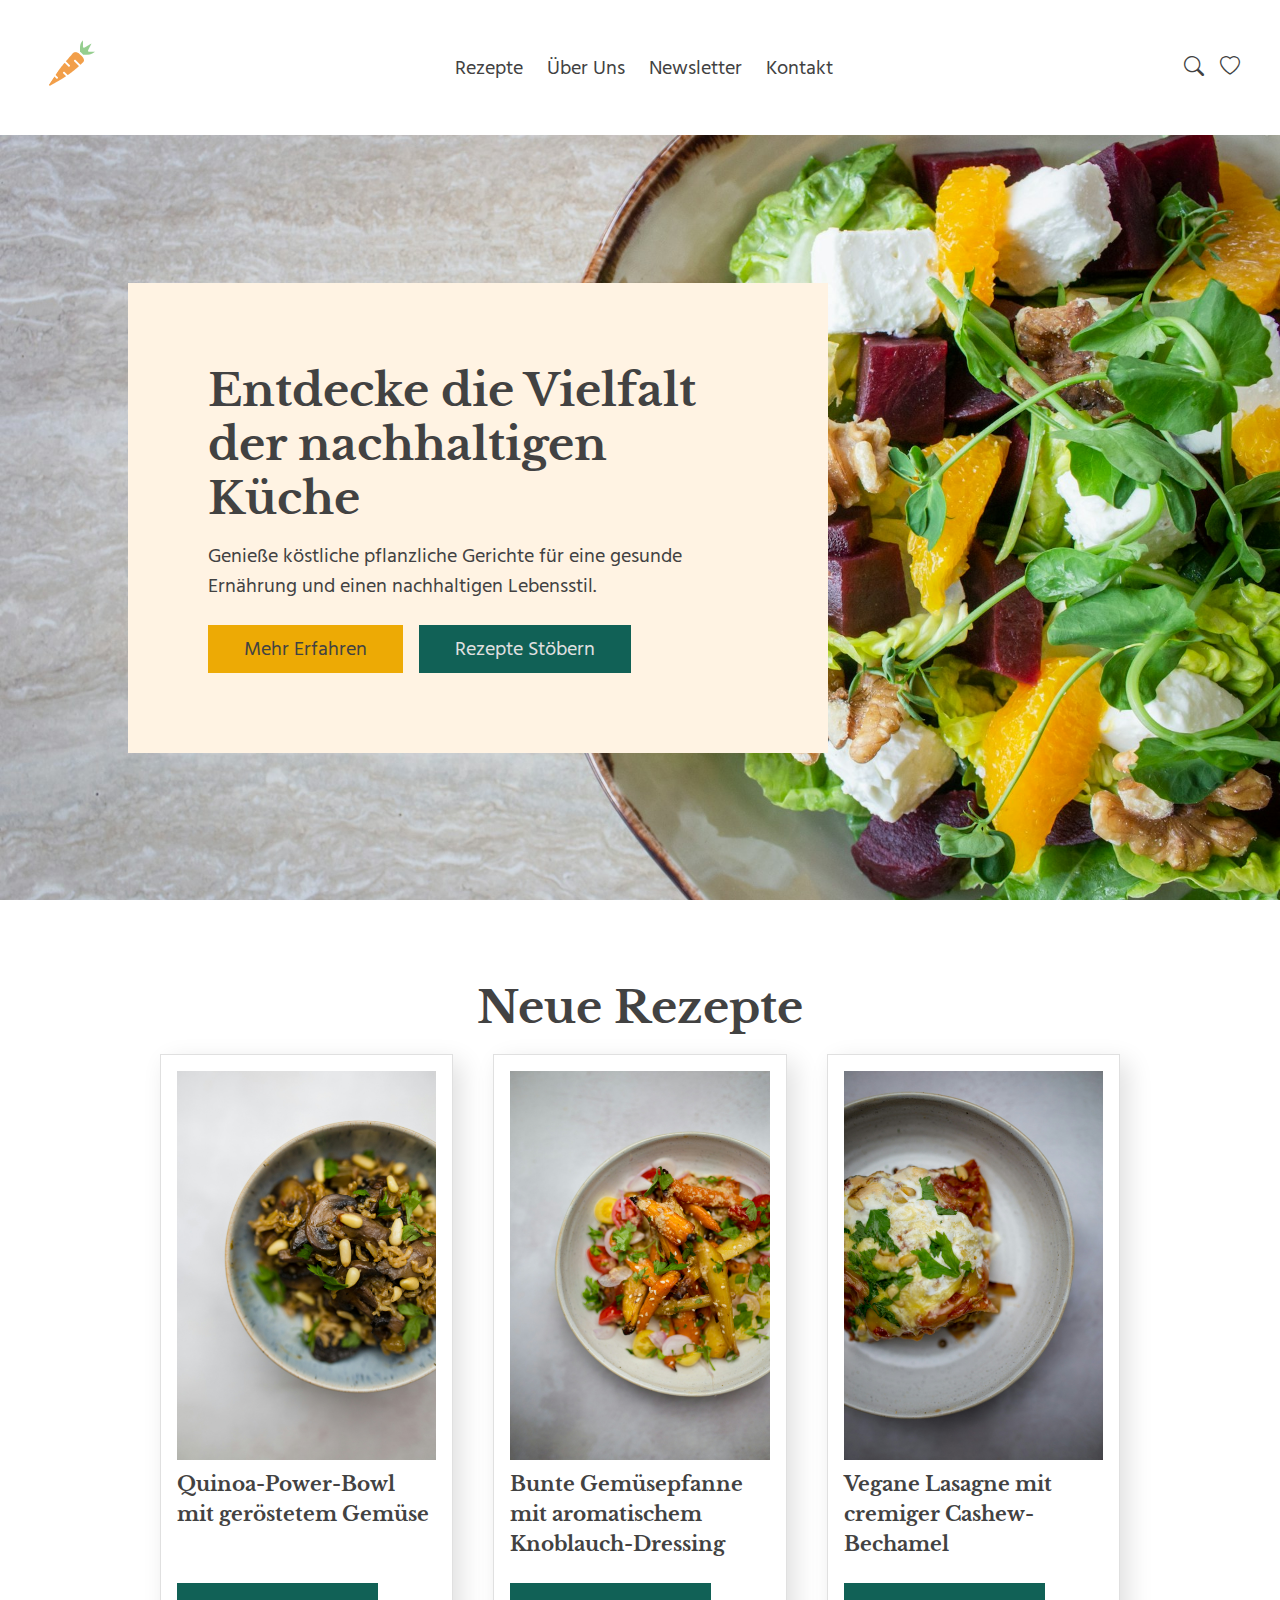
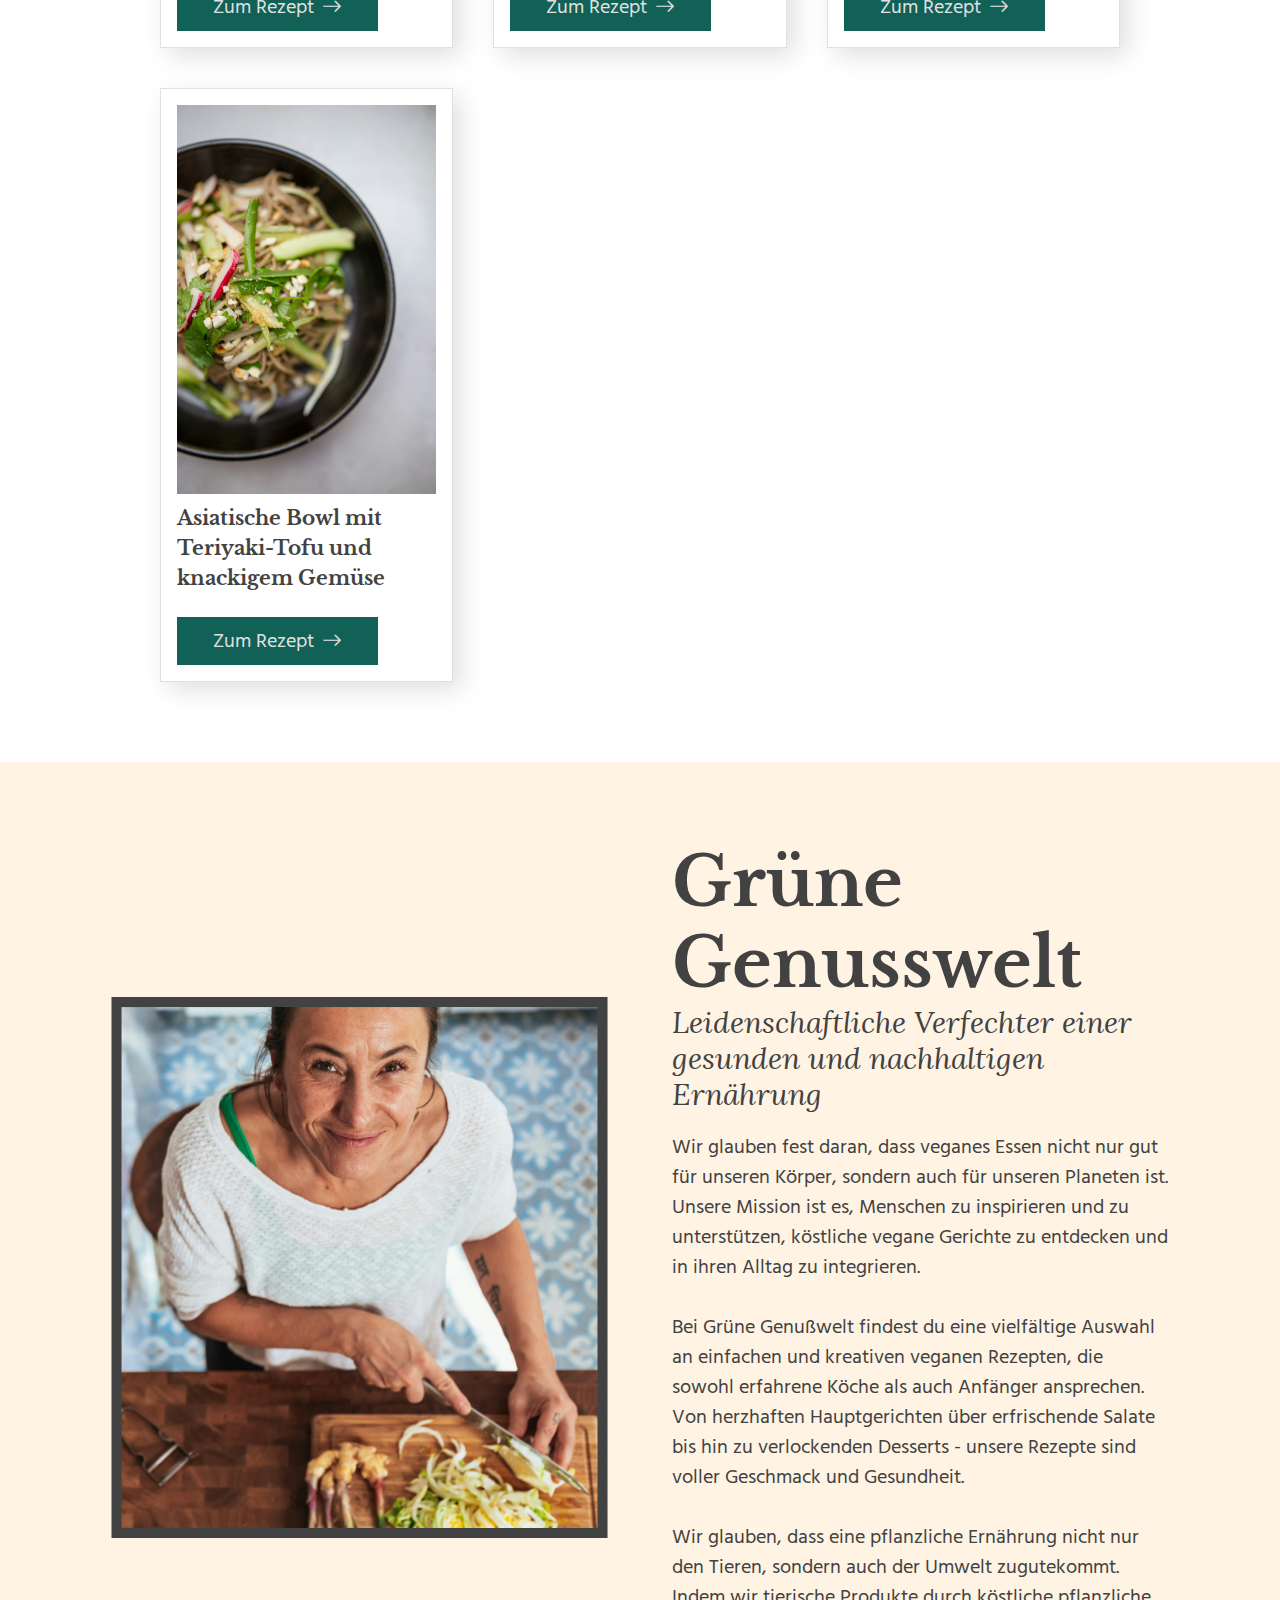
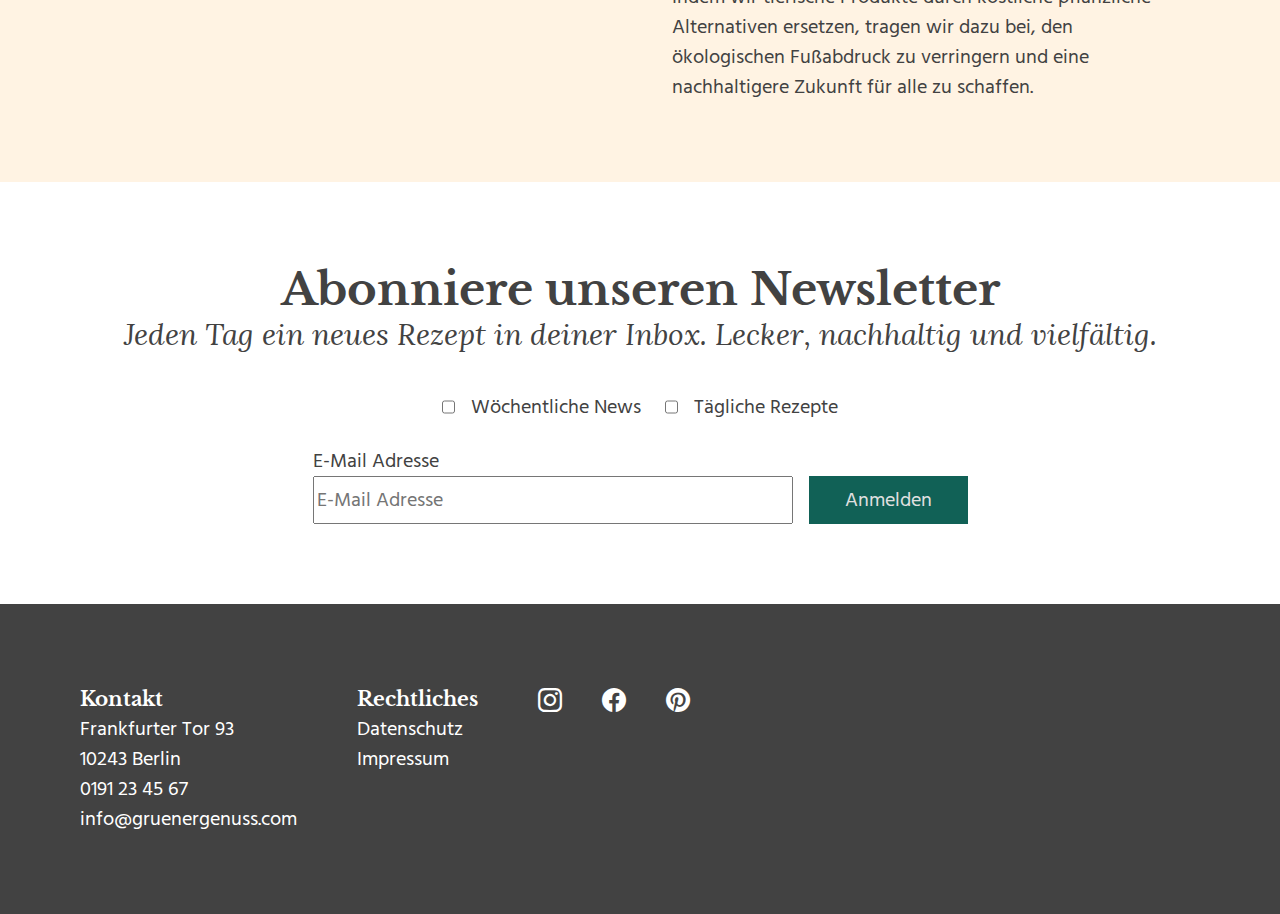
<file: index.html>
<!DOCTYPE html>
<html lang="de">

<head>
    <meta charset="UTF-8">
    <meta name="viewport" content="width=device-width, initial-scale=1.0">
    <title>Grüne Genusswelt</title>
    <meta name="keywords" content="Rezepte, Küche, vegan, gesund, kochen, Ernährung, nachhaltig">
    <meta name="description"
        content="Genieße köstliche pflanzliche Gerichte für eine gesunde Ernährung und einen nachhaltigen Lebensstil.">
    <meta name="author" content="Christine Hogg">
    <meta name="robots" content="index, follow">
    <link rel="shortcut icon" href="img/carrot-logo.png" type="image/x-icon">
    <link rel="stylesheet" href="https://cdn.jsdelivr.net/npm/bootstrap-icons@1.11.3/font/bootstrap-icons.min.css">
    <link rel="stylesheet" href="css/style.css">
    <link rel="stylesheet" href="css/sections.css">
</head>

<body>
    <header>
        <!-- Navigation -->
        <nav class="flex px-2">
            <div class="logo">
                <img src="img/carrot-logo.png" alt="Grüne Genusswelt Logo">
            </div>
            <ul class="flex">
                <li><a href="#rezepte">Rezepte</a></li>
                <li><a href="#about">Über Uns</a></li>
                <li><a href="#newsletter">Newsletter</a></li>
                <li><a href="#kontakt">Kontakt</a></li>
            </ul>
            <div class="icons flex">
                <a href=""><i class="bi bi-search"></i></a>
                <a href=""><i class="bi bi-heart"></i></a>
            </div>
            <!-- javascript:void(0) - Verhindern, dass Seite neu lädt -->
            <a class="hamburger" href="javascript:void(0)" onclick="openNav()"><i class="bi bi-list"></i></a>
        </nav>
    </header>

    <!-- Overlay -->
    <div id="myNav" class="overlay display-none py-2 px-2">
        <a class="close-btn" href="javascript:void(0)" onclick="closeNav()"><i class="bi bi-x-lg"></i></a>
        <div class="overlay-content mt-2">
            <ul class="flex">
                <li><a href="#rezepte">Rezepte</a></li>
                <li><a href="#about">Über Uns</a></li>
                <li><a href="#newsletter">Newsletter</a></li>
                <li><a href="#kontakt">Kontakt</a></li>
            </ul>
        </div>
    </div>

    <main>
        <!-- Hero Sektion -->
        <section class="hero flex align-items-center">
            <div class="cta px-4 py-4 flex">
                <div class="cta-text flex">
                    <h2>Entdecke die Vielfalt der nachhaltigen Küche</h2>
                    <p>Genieße köstliche pflanzliche Gerichte für eine gesunde Ernährung und einen nachhaltigen
                        Lebensstil.</p>
                </div>
                <div class="buttons-container flex">
                    <a href="#about" class="btn-secondary buttons">Mehr Erfahren</a>
                    <a href="#rezepte" class="btn-primary buttons">Rezepte Stöbern</a>
                </div>
            </div>
        </section>

        <!-- Neue Rezepte -->
        <section id="rezepte" class="neue-rezepte flex align-items-center justify-content-center py-4">
            <h2>Neue Rezepte</h2>
            <div class="card-container grid">
                <div class="card">
                    <div>
                        <img src="img/rezept-1.jpg" alt="Ein Foto von einem Quinoa-Bowl Gericht">
                        <h4>Quinoa-Power-Bowl mit geröstetem Gemüse</h4>
                    </div>
                    <a href="" class="btn-primary buttons">Zum Rezept <i class="bi bi-arrow-right"></i></a>
                </div>
                <div class="card">
                    <div>
                        <img src="img/rezept-2.jpg" alt="Ein Foto von einer bunten Gemüsepfanne">
                        <h4>Bunte Gemüsepfanne mit aromatischem Knoblauch-Dressing</h4>
                    </div>
                    <a href="" class="btn-primary buttons">Zum Rezept <i class="bi bi-arrow-right"></i></a>
                </div>
                <div class="card">
                    <div>
                        <img src="img/rezept-3.jpg" alt="Ein Foto von einer veganen Lasagne">
                        <h4>Vegane Lasagne mit cremiger Cashew-Bechamel</h4>
                    </div>
                    <a href="" class="btn-primary buttons">Zum Rezept <i class="bi bi-arrow-right"></i></a>
                </div>
                <div class="card">
                    <div>
                        <img src="img/rezept-4.jpg"
                            alt="Ein Foto von einer asiatischen Bowl mit Teriyaki-Tofu und knackigem Gemüse">
                        <h4>Asiatische Bowl mit Teriyaki-Tofu und knackigem Gemüse</h4>
                    </div>
                    <a href="" class="btn-primary buttons">Zum Rezept <i class="bi bi-arrow-right"></i></a>
                </div>
            </div>
        </section>
    </main>

    <!-- Über Uns Sektion -->
    <section id="about" class="about flex justify-content-center align-items-center py-4 px-2">
        <div>
            <img src="img/about-profile-pic.jpg" alt="">
        </div>
        <div>
            <h1>Grüne Genusswelt</h1>
            <h3>Leidenschaftliche Verfechter einer gesunden und nachhaltigen Ernährung</h3>
            <p class="mt-1">
                Wir glauben fest daran, dass veganes Essen nicht nur gut für unseren Körper, sondern auch für unseren
                Planeten ist. Unsere Mission ist es, Menschen zu inspirieren und zu unterstützen, köstliche vegane
                Gerichte zu entdecken und in ihren Alltag zu integrieren.
            </p><br>
            <p>
                Bei Grüne Genußwelt findest du eine vielfältige Auswahl an einfachen und kreativen veganen Rezepten, die
                sowohl erfahrene Köche als auch Anfänger ansprechen. Von herzhaften Hauptgerichten über erfrischende
                Salate bis hin zu verlockenden Desserts - unsere Rezepte sind voller Geschmack und Gesundheit.
            </p><br>
            <p>
                Wir glauben, dass eine pflanzliche Ernährung nicht nur den Tieren, sondern auch der Umwelt zugutekommt.
                Indem wir tierische Produkte durch köstliche pflanzliche Alternativen ersetzen, tragen wir dazu bei, den
                ökologischen Fußabdruck zu verringern und eine nachhaltigere Zukunft für alle zu schaffen.
            </p>
        </div>
    </section>

    <!-- Newsletter Sektion -->
    <section id="newsletter" class="newsletter py-4 px-1 flex justify-content-center text-align-center">
        <div>
            <h2>Abonniere unseren Newsletter</h2>
            <h3>Jeden Tag ein neues Rezept in deiner Inbox. Lecker, nachhaltig und vielfältig.</h3>
        </div>
        <form action="" method="post" class="newsletter-form flex">
            <div class="checkboxes flex justify-content-center">
                <div class="checkbox-1">
                    <input type="checkbox" name="weekly" id="weekly">
                    <label for="weekly">Wöchentliche News</label>
                </div>
                <div class="checkbox-2">
                    <input type="checkbox" name="daily" id="daily">
                    <label for="daily">Tägliche Rezepte</label>
                </div>
            </div>
            <div class="anmelden flex justify-content-center">
                <div class="flex text-align-left">
                    <label for="email">E-Mail Adresse</label>
                    <input type="email" id="email" name="email" placeholder="E-Mail Adresse">
                </div>
                <input class="btn-primary buttons" type="submit" value="Anmelden">
            </div>
        </form>
    </section>

    <!-- Footer -->
    <footer id="kontakt" class="flex bg-dark py-4 px-4">
        <div>
            <h4>Kontakt</h4>
            <p>Frankfurter Tor 93 <br>
                10243 Berlin</p>
            <p>
                <a href="tel:+191234567">0191 23 45 67</a> <br>
                <a href="mailto:info@gruenergenuss.com">info@gruenergenuss.com</a>
            </p>
        </div>
        <div>
            <h4>Rechtliches</h4>
            <p>Datenschutz</p>
            <p>Impressum</p>
            </p>
        </div>
        <div class="social-icons flex">
            <a href=""><i class="bi bi-instagram"></i></a>
            <a href=""><i class="bi bi-facebook"></i></a>
            <a href=""><i class="bi bi-pinterest"></i></a>
        </div>
    </footer>
    <script>
        function openNav() {
            document.getElementById("myNav").classList.add("display-block");
            document.querySelector("body").style.overflow = "hidden";
        }

        function closeNav() {
            document.getElementById("myNav").classList.remove("display-block");
            document.querySelector("body").style.overflow = "visible";
        }
    </script>
</body>

</html>
</file>
<file: css/style.css>
@import url('fonts.css');
@import url('variablen.css');

*,
*:before,
*:after {
    box-sizing: border-box;
    margin: 0;
    /* padding: 0; */
    scroll-behavior: smooth;
}

html {
    /* Besser Prozentsatz verwenden, damit Browserpräferenzen überschreiben können. */
    font-size: 125%;
    font-family: var(--body-text);
    line-height: 1.5;
    color: var(--dark);
}

h1,
h2,
h4 {
    font-family: var(--display-text);
}

h1,
h2,
h3 {
    line-height: 1.2;
}

h1 {
    font-size: 3.375rem;
}

h2 {
    font-size: 2.25rem;
}

h3 {
    font-size: 1.5rem;
    font-family: var(--subheadings);
    font-style: italic;
    font-weight: 400;
}

h4 {
    font-size: 1rem;
    line-height: 1.5;
}

/* Abstände */
/* Vertikal */
.py-1 {
    padding-top: var(--p-1);
    padding-bottom: var(--p-1);
}

.py-2 {
    padding-top: var(--p-2);
    padding-bottom: var(--p-2);
}

.py-3 {
    padding-top: var(--p-3);
    padding-bottom: var(--p-3);
}

.py-4 {
    padding-top: var(--p-4);
    padding-bottom: var(--p-4);
}

/* Horizontal */
.px-1 {
    padding-left: var(--p-1);
    padding-right: var(--p-1);
}

.px-2 {
    padding-left: var(--p-2);
    padding-right: var(--p-2);
}

.px-3 {
    padding-left: var(--p-3);
    padding-right: var(--p-3);
}

.px-4 {
    padding-left: var(--p-4);
    padding-right: var(--p-4);
}

/* Margins */
.mt-1 {
    margin-top: 1rem;
}

.mt-2 {
    margin-top: 2rem;
}

/* Bilder responsiv */
img {
    max-width: 100%;
    height: auto;
}

/* Schriftformatierung */
.text-align-center {
    text-align: center;
}

.text-align-left {
    text-align: left;
}

/* Farben */
.bg-dark {
    background-color: var(--dark);
    color: white;
}

/* Flex */
.flex {
    display: flex;
}

.align-items-center {
    align-items: center;
}

.justify-content-center {
    justify-content: center;
}

/* Links */
a {
    color: var(--dark);
    text-decoration: none;
}

/* Buttons */
.buttons {
    height: 2.4rem;
    padding: 0.8rem 1.8rem;
    border: none;
    text-align: center;
    display: flex;
    align-items: center;
    justify-content: center;
    gap: 0.4rem;
}

.btn-primary {
    background-color: var(--primary);
    color: var(--light);
}

.btn-secondary {
    background-color: var(--secondary);
}

@media screen and (width<=992px) {
    html {
        font-size: 100%;
    }
}
</file>
<file: css/sections.css>
@import url("/css/variablen.css");

/* Header */
/* Navigation */
nav ul {
    list-style-type: none;
    margin: 0;
    padding: 0;
    gap: 1.2rem;
}

nav {
    justify-content: space-between;
    align-items: center;
    height: 15vh;
}

.icons {
    gap: 0.8rem;
}


/* Hero */
.hero {
    background: url("../img/gruene-genusswelt-hero.jpg") no-repeat;
    height: 85vh;
    background-size: cover;
    background-position: center;
}

.cta {
    background-color: var(--base);
    width: 60%;
    max-width: 700px;
    flex-direction: column;
    gap: 1.2rem;
    margin-left: 10vw;
}

.cta-text {
    flex-direction: column;
    gap: 0.8rem;
}

.buttons-container {
    gap: 0.8rem;
}

/* Neue Rezepte */
.neue-rezepte {
    flex-direction: column;
    gap: 1rem;
}

.card-container {
    width: 75%;
}

.card {
    border: 1px solid var(--light);
    box-shadow: 8px 8px 24px #e0e0e0;
    padding: 0.8rem;
    display: flex;
    flex-direction: column;
    justify-content: space-between;
    align-items: flex-start;
    gap: 1.2rem;
}

/* Grid */
.grid {
    display: grid;
    grid-template-columns: repeat(auto-fit, minmax(272px, 1fr));
    gap: 2rem;
}

/* About Section */
.about {
    gap: 3.2rem;
    flex-wrap: wrap;
    background-color: var(--base);
}

.about>div {
    flex: 0 1 497px;
}

/* Newsletter */
input {
    font-family: inherit;
    font-size: 100%;
    height: auto;
    line-height: 0;
}

.newsletter {
    flex-direction: column;
    gap: 2rem;
}

.newsletter-form {
    flex-direction: column;
    gap: 1.2rem;
}

.checkboxes {
    gap: 1.2rem;
    flex-wrap: wrap;
}

.checkbox-1,
.checkbox-2 {
    display: flex;
    gap: 0.8rem;
    accent-color: grey;
}

.anmelden {
    gap: 0.8rem;
    align-items: end;
    flex-wrap: wrap;
}

.anmelden div {
    flex-direction: column;
}

.anmelden input[type="email"] {
    width: 24rem;
    height: 2.4rem;
}

/* Footer */
footer {
    gap: 3rem;
    flex-wrap: wrap;
}

footer a {
    color: white;
}

.social-icons {
    gap: 2rem;
}

.social-icons i {
    font-size: 1.2rem;
}

/* Overlay */
.overlay {
    height: 100vh;
    width: 50%;
    background-color: white;
    position: absolute;
    top: 0;
    right: 0;
    z-index: 1;
}

.overlay-content ul {
    flex-direction: column;
    list-style-type: none;
    gap: 1rem;
    margin: 0;
    padding: 0;
}

.close-btn {
    font-size: 1.2rem;
}

/* Hamburger */
.hamburger {
    display: none;
}

/* Overlay Navigation */
.display-none {
    display: none;
}

.display-block {
    display: block;
}


/* Media-Queries für Sektionen */
@media screen and (width<=992px) {
    .cta {
        margin: 0 auto;
        text-align: center;
    }

    .buttons-container {
        flex-direction: column;
        align-items: center;
    }

    .buttons-container a {
        width: 14rem;
    }
}

@media screen and (width<=576px) {

    /* nav */
    /* Hero */
    .hero {
        background: url("../img/gruene-genusswelt-hero.jpg") no-repeat cover center;
        align-items: flex-end;
    }

    .hero::before {
        background-image: linear-gradient(to top right, #1a1a1a, transparent);
        content: "";
        position: absolute;
        height: 85vh;
        width: 100%;
    }

    .cta {
        width: auto;
        background-color: transparent;
        color: white;
        z-index: 0;
    }

    /* Neue Rezepte */
    .card-container {
        width: 90%;
    }

    .card {
        text-align: center;
        align-items: center;
        padding: 2rem;
    }

    /* About */
    .about {
        padding: 2rem;
        gap: 2rem;
    }

    /* Newsletter */
    .anmelden input[type="email"] {
        width: 100%;
    }

    .anmelden div {
        width: 100%;
    }

    /* Nav */
    nav {
        padding: 2rem;
    }

    nav .icons,
    nav a {
        display: none;
    }

    .hamburger {
        display: block;
        color: var(--dark);
        font-size: 2rem;
    }
}
</file>
